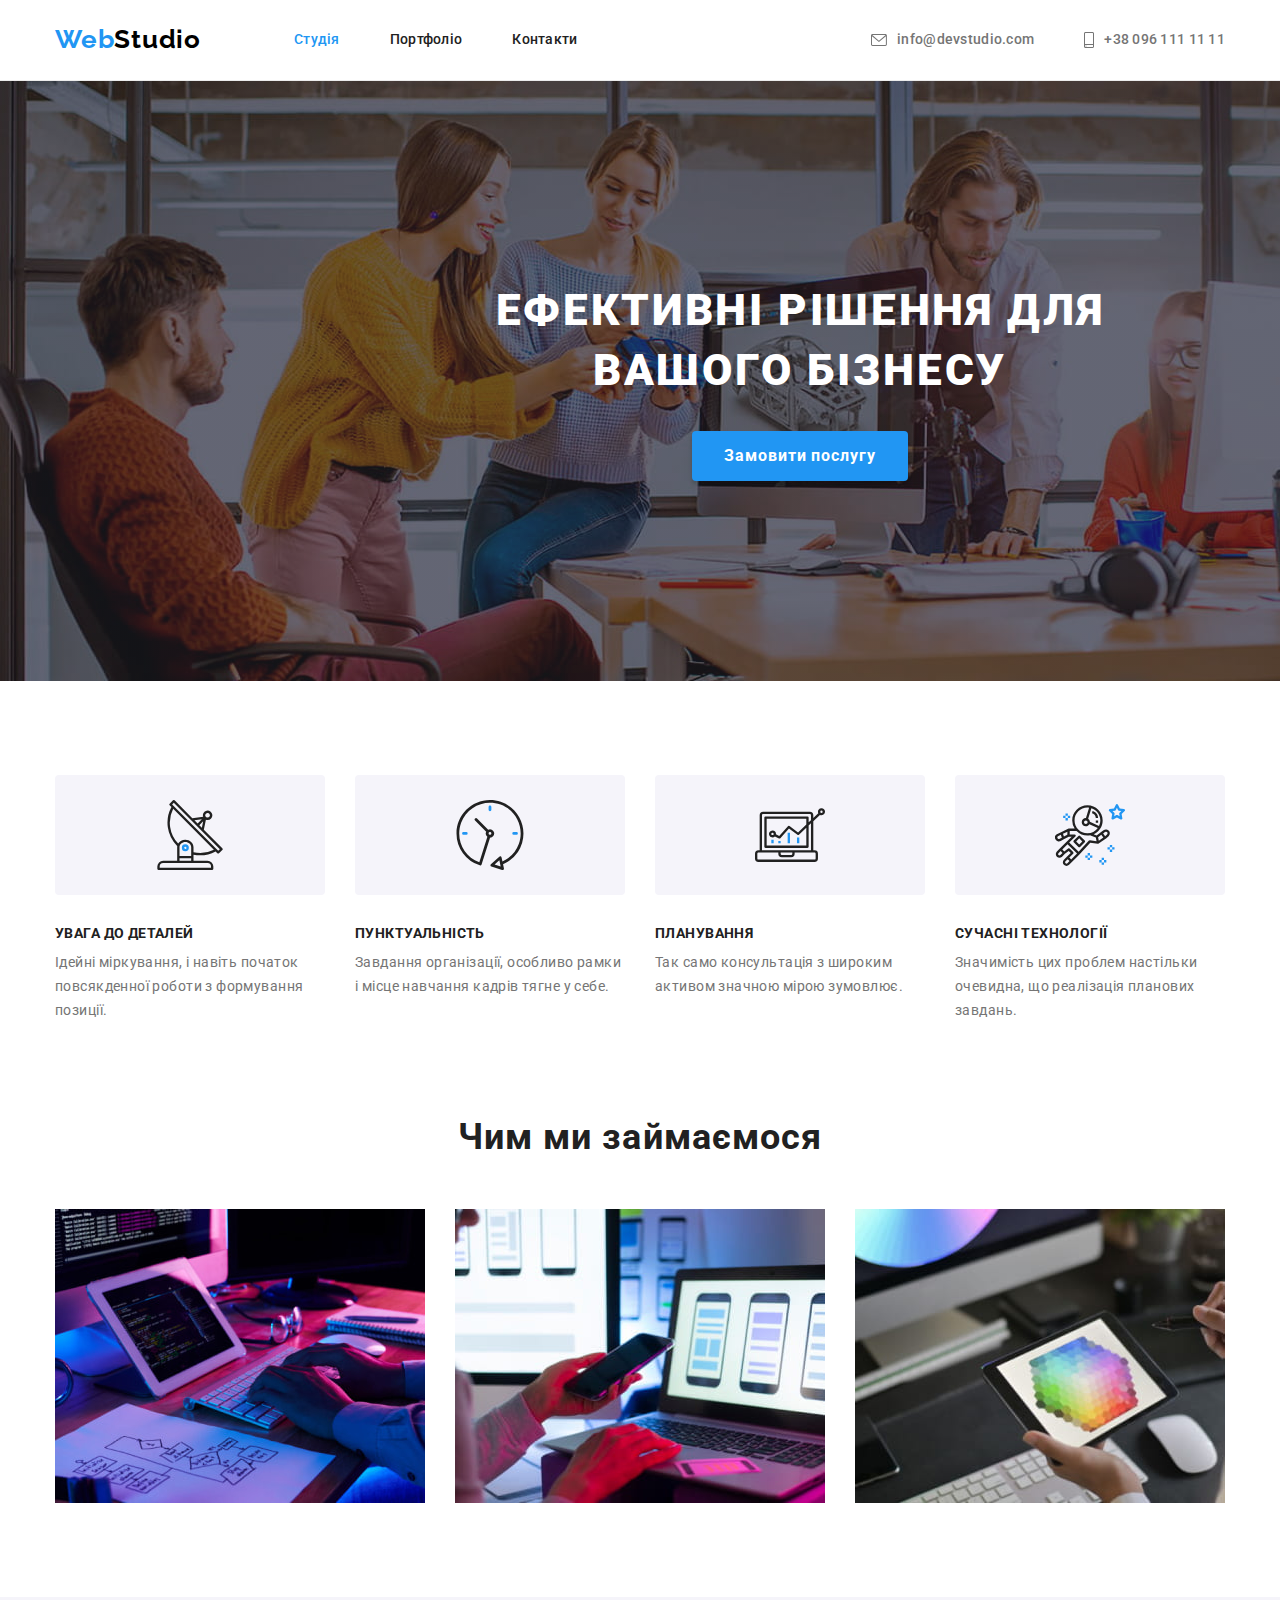
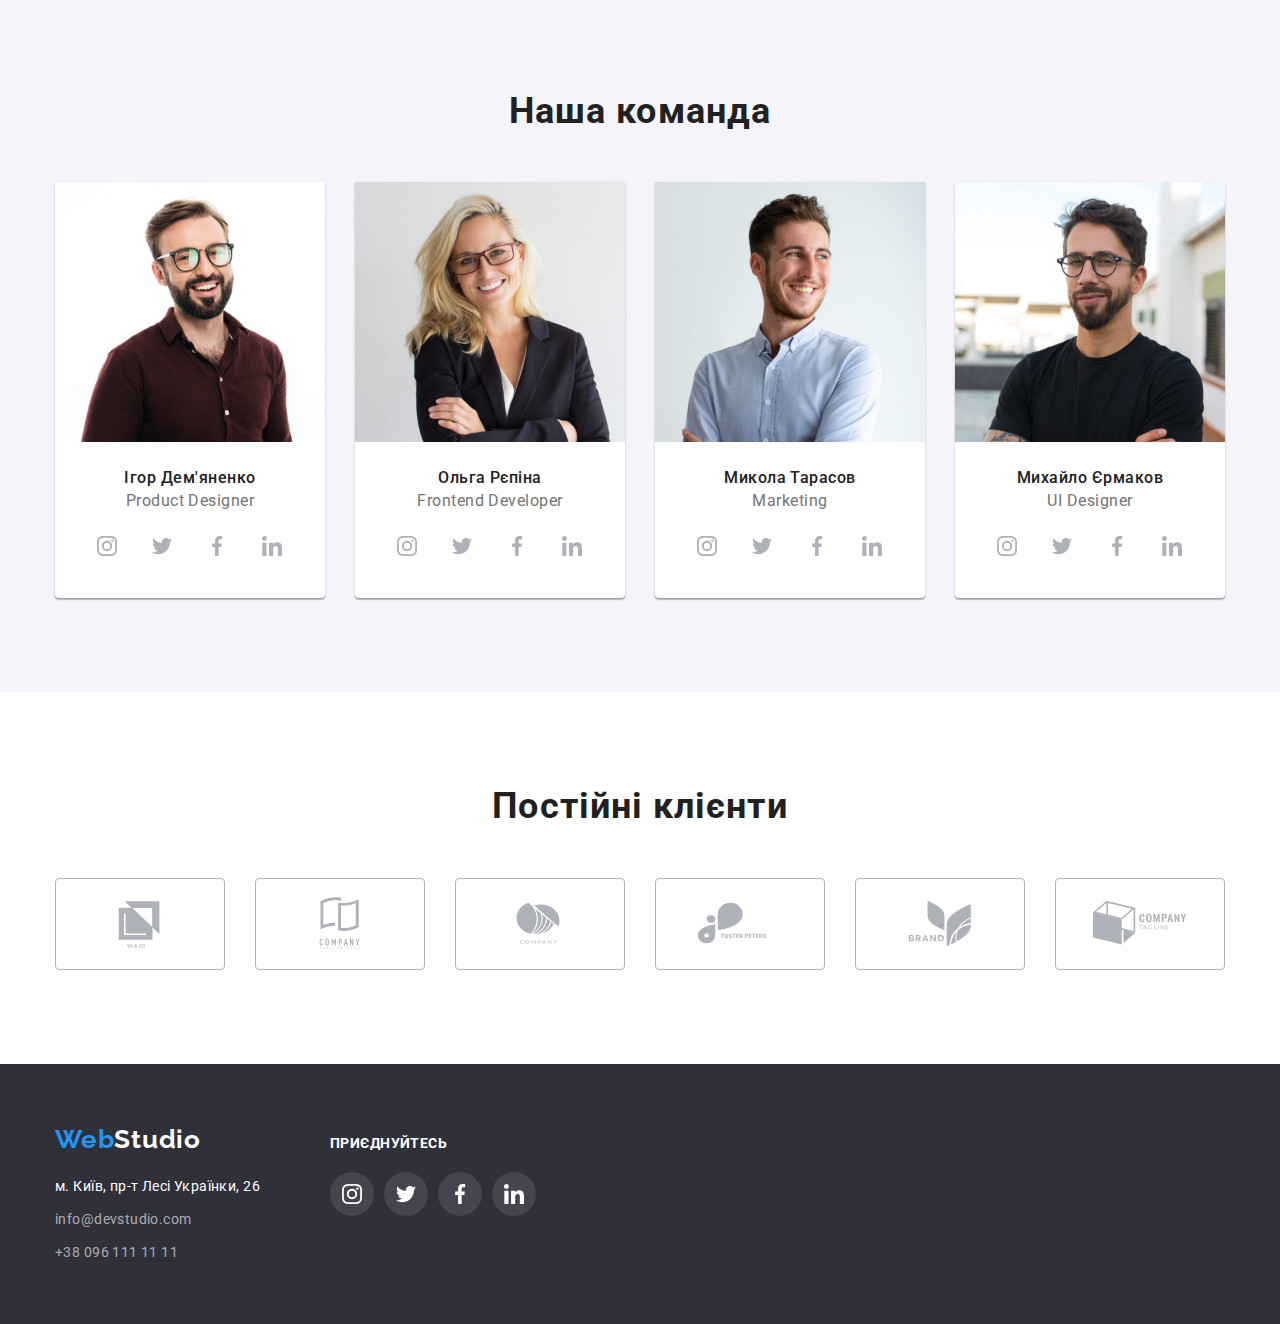
<file: index.html>
<!DOCTYPE html>
<html lang="en">
  <head>
    <meta charset="UTF-8" />
    <meta http-equiv="X-UA-Compatible" content="IE=edge" />
    <meta name="viewport" content="width=device-width, initial-scale=1.0" />
    <title>WebStudio</title>
    <link rel="preconnect" href="https://fonts.googleapis.com" />
    <link rel="preconnect" href="https://fonts.gstatic.com" crossorigin />
    <link
      href="https://fonts.googleapis.com/css2?family=Raleway:wght@700&family=Roboto:wght@400;500;700;900&display=swap"
      rel="stylesheet"
    />
    <link
      rel="stylesheet"
      href="https://cdnjs.cloudflare.com/ajax/libs/modern-normalize/1.1.0/modern-normalize.css"
    />
    <link rel="stylesheet" href="./css/styles.css" />
  </head>

  <body>
    <!--Верхня частина-->
    <header class="page-header">
      <div class="container main-nav">
        <!--Навігаційна панель-->
        <nav class="nav-panel">
          <a href="./index.html" class="logo"
            ><span class="web">Web</span>Studio</a
          >
          <ul class="nav-list list">
            <li class="nav-item">
              <a href="./index.html" class="nav-link current">Студiя</a>
            </li>
            <li class="nav-item">
              <a href="./portfolio.html" class="nav-link">Портфоліо</a>
            </li>
            <li class="nav-item"><a href="#" class="nav-link">Контакти</a></li>
          </ul>
        </nav>
        <ul class="nav-contacts list">
          <li class="nav-contacts-item">
            <a href="mailto:info@devstudio.com" class="nav-contact"
              ><svg class="nav-icon envelope" width="16" height="12">
                <use href="./images/icons.svg#envelope"></use></svg
              >info@devstudio.com
            </a>
          </li>
          <li class="nav-contacts-item">
            <a href="tel:+380961111111" class="nav-contact">
              <svg class="nav-icon mobile" width="10" height="16">
                <use href="./images/icons.svg#smartphone"></use></svg
              >+38 096 111 11 11</a
            >
          </li>
        </ul>
      </div>
    </header>

    <!--Основна частина-->
    <main>
      <!-- Секція герой -->
      <section class="section hero">
        <div class="container">
          <h1 class="hero-title">
            Ефективні рішення для <br />
            вашого бізнесу
          </h1>
          <button type="button" class="hero-btn">Замовити послугу</button>
        </div>
      </section>

      <!--Особливості-->
      <section class="section">
        <div class="container">
          <h2 class="visually-hidden">Особливості</h2>

          <div class="features-thumb">
            <ul class="features-icons list">
              <li class="features-icon-item">
                <svg class="antenna icon" width="70" height="70">
                  <use href="./images/icons.svg#antenna"></use>
                </svg>
              </li>

              <li class="features-icon-item">
                <svg class="clock icon" width="70" height="70">
                  <use href="./images/icons.svg#clock"></use>
                </svg>
              </li>

              <li class="features-icon-item">
                <svg class="diagram icon" width="70" height="70">
                  <use href="./images/icons.svg#diagram"></use>
                </svg>
              </li>

              <li class="features-icon-item">
                <svg class="astronaut icon" width="70" height="70">
                  <use href="./images/icons.svg#astronaut"></use>
                </svg>
              </li>
            </ul>
          </div>

          <ul class="features-list list">
            <li class="features-item">
              <h3 class="features-subtitle">УВАГА ДО ДЕТАЛЕЙ</h3>
              <p class="features-text">
                Ідейні міркування, і навіть початок повсякденної роботи з
                формування позиції.
              </p>
            </li>
            <li class="features-item">
              <h3 class="features-subtitle">ПУНКТУАЛЬНІСТЬ</h3>
              <p class="features-text">
                Завдання організації, особливо рамки і місце навчання кадрів
                тягне у себе.
              </p>
            </li>
            <li class="features-item">
              <h3 class="features-subtitle">ПЛАНУВАННЯ</h3>
              <p class="features-text">
                Так само консультація з широким активом значною мірою зумовлює.
              </p>
            </li>
            <li class="features-item">
              <h3 class="features-subtitle">СУЧАСНІ ТЕХНОЛОГІЇ</h3>
              <p class="features-text">
                Значимість цих проблем настільки очевидна, що реалізація
                планових завдань.
              </p>
            </li>
          </ul>
        </div>
      </section>

      <!--Чим ми займаємось-->
      <section class="section padding-remove">
        <div class="container">
          <h2 class="about-title">Чим ми займаємося</h2>
          <ul class="about-list list">
            <li class="about-item">
              <img src="./images/box1.jpg" alt="coding" width="370" />
            </li>
            <li class="about-item">
              <img src="./images/box2.jpg" alt="frontend" width="370" />
            </li>
            <li class="about-item">
              <img src="./images/box3.jpg" alt="design" width="370" />
            </li>
          </ul>
        </div>
      </section>

      <!--Наша команда-->
      <section class="section team">
        <div class="container">
          <h2 class="team-title">Наша команда</h2>

          <ul class="team-list list">
            <li class="team-item">
              <img
                class="team-image"
                src="./images/team1.jpg"
                alt="Ihor Demyanenko"
                width="270"
              />

              <div class="team-card-content">
                <h3 class="team-subtitle">Ігор Дем'яненко</h3>
                <p class="team-description">Product Designer</p>
              </div>
              <ul class="team-social-links list">
                <li class="social-links-item">
                  <a class="social-link" href="#">
                    <svg
                      class="instagram social-icon"
                      width="20px"
                      height="20px"
                    >
                      <use href="./images/icons.svg#instagram"></use>
                    </svg>
                  </a>
                </li>

                <li class="social-links-item">
                  <a class="social-link" href="#"
                    ><svg
                      class="twitter social-icon"
                      width="20px"
                      height="20px"
                    >
                      <use href="./images/icons.svg#twitter"></use>
                    </svg>
                  </a>
                </li>

                <li class="social-links-item">
                  <a class="social-link" href="#">
                    <svg
                      class="facebook social-icon"
                      width="20px"
                      height="20px"
                    >
                      <use href="./images/icons.svg#facebook"></use>
                    </svg>
                  </a>
                </li>

                <li class="social-links-item">
                  <a class="social-link" href="#">
                    <svg
                      class="linkedin social-icon"
                      width="20px"
                      height="20px"
                    >
                      <use href="./images/icons.svg#linkedin"></use>
                    </svg>
                  </a>
                </li>
              </ul>
            </li>

            <li class="team-item">
              <img
                class="team-image"
                src="./images/team2.jpg"
                alt="Olga Repina"
                width="270"
              />

              <div class="team-card-content">
                <h3 class="team-subtitle">Ольга Рєпіна</h3>
                <p class="team-description">Frontend Developer</p>
              </div>

              <ul class="team-social-links list">
                <li class="social-links-item">
                  <a class="social-link" href="#">
                    <svg
                      class="instagram social-icon"
                      width="20px"
                      height="20px"
                    >
                      <use href="./images/icons.svg#instagram"></use>
                    </svg>
                  </a>
                </li>

                <li class="social-links-item">
                  <a class="social-link" href="#"
                    ><svg
                      class="twitter social-icon"
                      width="20px"
                      height="20px"
                    >
                      <use href="./images/icons.svg#twitter"></use>
                    </svg>
                  </a>
                </li>

                <li class="social-links-item">
                  <a class="social-link" href="#">
                    <svg
                      class="facebook social-icon"
                      width="20px"
                      height="20px"
                    >
                      <use href="./images/icons.svg#facebook"></use>
                    </svg>
                  </a>
                </li>

                <li class="social-links-item">
                  <a class="social-link" href="#">
                    <svg
                      class="linkedin social-icon"
                      width="20px"
                      height="20px"
                    >
                      <use href="./images/icons.svg#linkedin"></use>
                    </svg>
                  </a>
                </li>
              </ul>
            </li>

            <li class="team-item">
              <img
                class="team-image"
                src="./images/team3.jpg"
                alt="Mykola Tarasov"
                width="270"
              />

              <div class="team-card-content">
                <h3 class="team-subtitle">Микола Тарасов</h3>
                <p class="team-description">Marketing</p>
              </div>

              <ul class="team-social-links list">
                <li class="social-links-item">
                  <a class="social-link" href="#">
                    <svg
                      class="instagram social-icon"
                      width="20px"
                      height="20px"
                    >
                      <use href="./images/icons.svg#instagram"></use>
                    </svg>
                  </a>
                </li>

                <li class="social-links-item">
                  <a class="social-link" href="#"
                    ><svg
                      class="twitter social-icon"
                      width="20px"
                      height="20px"
                    >
                      <use href="./images/icons.svg#twitter"></use>
                    </svg>
                  </a>
                </li>

                <li class="social-links-item">
                  <a class="social-link" href="#">
                    <svg
                      class="facebook social-icon"
                      width="20px"
                      height="20px"
                    >
                      <use href="./images/icons.svg#facebook"></use>
                    </svg>
                  </a>
                </li>

                <li class="social-links-item">
                  <a class="social-link" href="#">
                    <svg
                      class="linkedin social-icon"
                      width="20px"
                      height="20px"
                    >
                      <use href="./images/icons.svg#linkedin"></use>
                    </svg>
                  </a>
                </li>
              </ul>
            </li>

            <li class="team-item">
              <img
                class="team-image"
                src="./images/team4.jpg"
                alt="Mykhaylo Ermakov"
                width="270"
              />

              <div class="team-card-content">
                <h3 class="team-subtitle">Михайло Єрмаков</h3>
                <p class="team-description">UI Designer</p>
              </div>

              <ul class="team-social-links list">
                <li class="social-links-item">
                  <a class="social-link" href="#">
                    <svg
                      class="instagram social-icon"
                      width="20px"
                      height="20px"
                    >
                      <use href="./images/icons.svg#instagram"></use>
                    </svg>
                  </a>
                </li>

                <li class="social-links-item">
                  <a class="social-link" href="#"
                    ><svg
                      class="twitter social-icon"
                      width="20px"
                      height="20px"
                    >
                      <use href="./images/icons.svg#twitter"></use>
                    </svg>
                  </a>
                </li>

                <li class="social-links-item">
                  <a class="social-link" href="#">
                    <svg
                      class="facebook social-icon"
                      width="20px"
                      height="20px"
                    >
                      <use href="./images/icons.svg#facebook"></use>
                    </svg>
                  </a>
                </li>

                <li class="social-links-item">
                  <a class="social-link" href="#">
                    <svg
                      class="linkedin social-icon"
                      width="20px"
                      height="20px"
                    >
                      <use href="./images/icons.svg#linkedin"></use>
                    </svg>
                  </a>
                </li>
              </ul>
            </li>
          </ul>
        </div>
      </section>

      <section class="section">
        <div class="container">
          <h2 class="clients-title">Постійні клієнти</h2>

          <ul class="clients-list list">
            <li class="clients-icon-item">
              <a class="clients-icon-link" href="#">
                <svg class="clients-icon" width="106" height="60">
                  <use href="./images/icons.svg#client1"></use>
                </svg>
              </a>
            </li>

            <li class="clients-icon-item">
              <a class="clients-icon-link" href="#">
                <svg class="clients-icon" width="106" height="60">
                  <use href="./images/icons.svg#client2"></use>
                </svg>
              </a>
            </li>

            <li class="clients-icon-item">
              <a class="clients-icon-link" href="#">
                <svg class="clients-icon" width="106" height="60">
                  <use href="./images/icons.svg#client3"></use>
                </svg>
              </a>
            </li>

            <li class="clients-icon-item">
              <a class="clients-icon-link" href="#">
                <svg class="clients-icon" width="106" height="60">
                  <use href="./images/icons.svg#client4"></use>
                </svg>
              </a>
            </li>

            <li class="clients-icon-item">
              <a class="clients-icon-link" href="#">
                <svg class="clients-icon" width="106" height="60">
                  <use href="./images/icons.svg#client5"></use>
                </svg>
              </a>
            </li>

            <li class="clients-icon-item">
              <a class="clients-icon-link" href="#">
                <svg class="clients-icon" width="106" height="60">
                  <use href="./images/icons.svg#client6"></use>
                </svg>
              </a>
            </li>
          </ul>
        </div>
      </section>
    </main>

    <!--Підвал-->
    <footer>
      <div class="container footer-container">
        <div class="footer-contacts">
          <a href="./index.html" class="foot-logo"
            ><span class="web">Web</span>Studio</a
          >
          <!--Адреса-->
          <address>
            <ul class="address-list list">
              <li class="address-item">
                <a
                  href="https://goo.gl/maps/3wDKGsZWBvjscRRt9"
                  target="_blank"
                  rel="noopener noreferrer nofollow"
                  class="address-street contact"
                  >м. Київ, пр-т Лесі Українки, 26</a
                >
              </li>
              <li class="address-item">
                <a href="mailto:info@devstudio.com" class="address-mail contact"
                  >info@devstudio.com</a
                >
              </li>
              <li class="address-item">
                <a href="tel:+380961111111" class="address-tel contact"
                  >+38 096 111 11 11</a
                >
              </li>
            </ul>
          </address>
        </div>
        <div class="join-us">
          <h2 class="footer-links-title">приєднуйтесь</h2>
          <ul class="footer-social-list list">
            <li class="footer-links-item">
              <a class="footer-social-link" href="#">
                <svg
                  class="instagram footer-social-icon"
                  width="20px"
                  height="20px"
                >
                  <use href="./images/icons.svg#instagram"></use>
                </svg>
              </a>
            </li>

            <li class="footer-links-item">
              <a class="footer-social-link" href="#"
                ><svg
                  class="twitter footer-social-icon"
                  width="20px"
                  height="20px"
                >
                  <use href="./images/icons.svg#twitter"></use>
                </svg>
              </a>
            </li>

            <li class="footer-links-item">
              <a class="footer-social-link" href="#">
                <svg
                  class="facebook footer-social-icon"
                  width="20px"
                  height="20px"
                >
                  <use href="./images/icons.svg#facebook"></use>
                </svg>
              </a>
            </li>

            <li class="footer-links-item">
              <a class="footer-social-link" href="#">
                <svg
                  class="linkedin footer-social-icon"
                  width="20px"
                  height="20px"
                >
                  <use href="./images/icons.svg#linkedin"></use>
                </svg>
              </a>
            </li>
          </ul>
        </div>
      </div>
    </footer>
  </body>
</html>
</file>
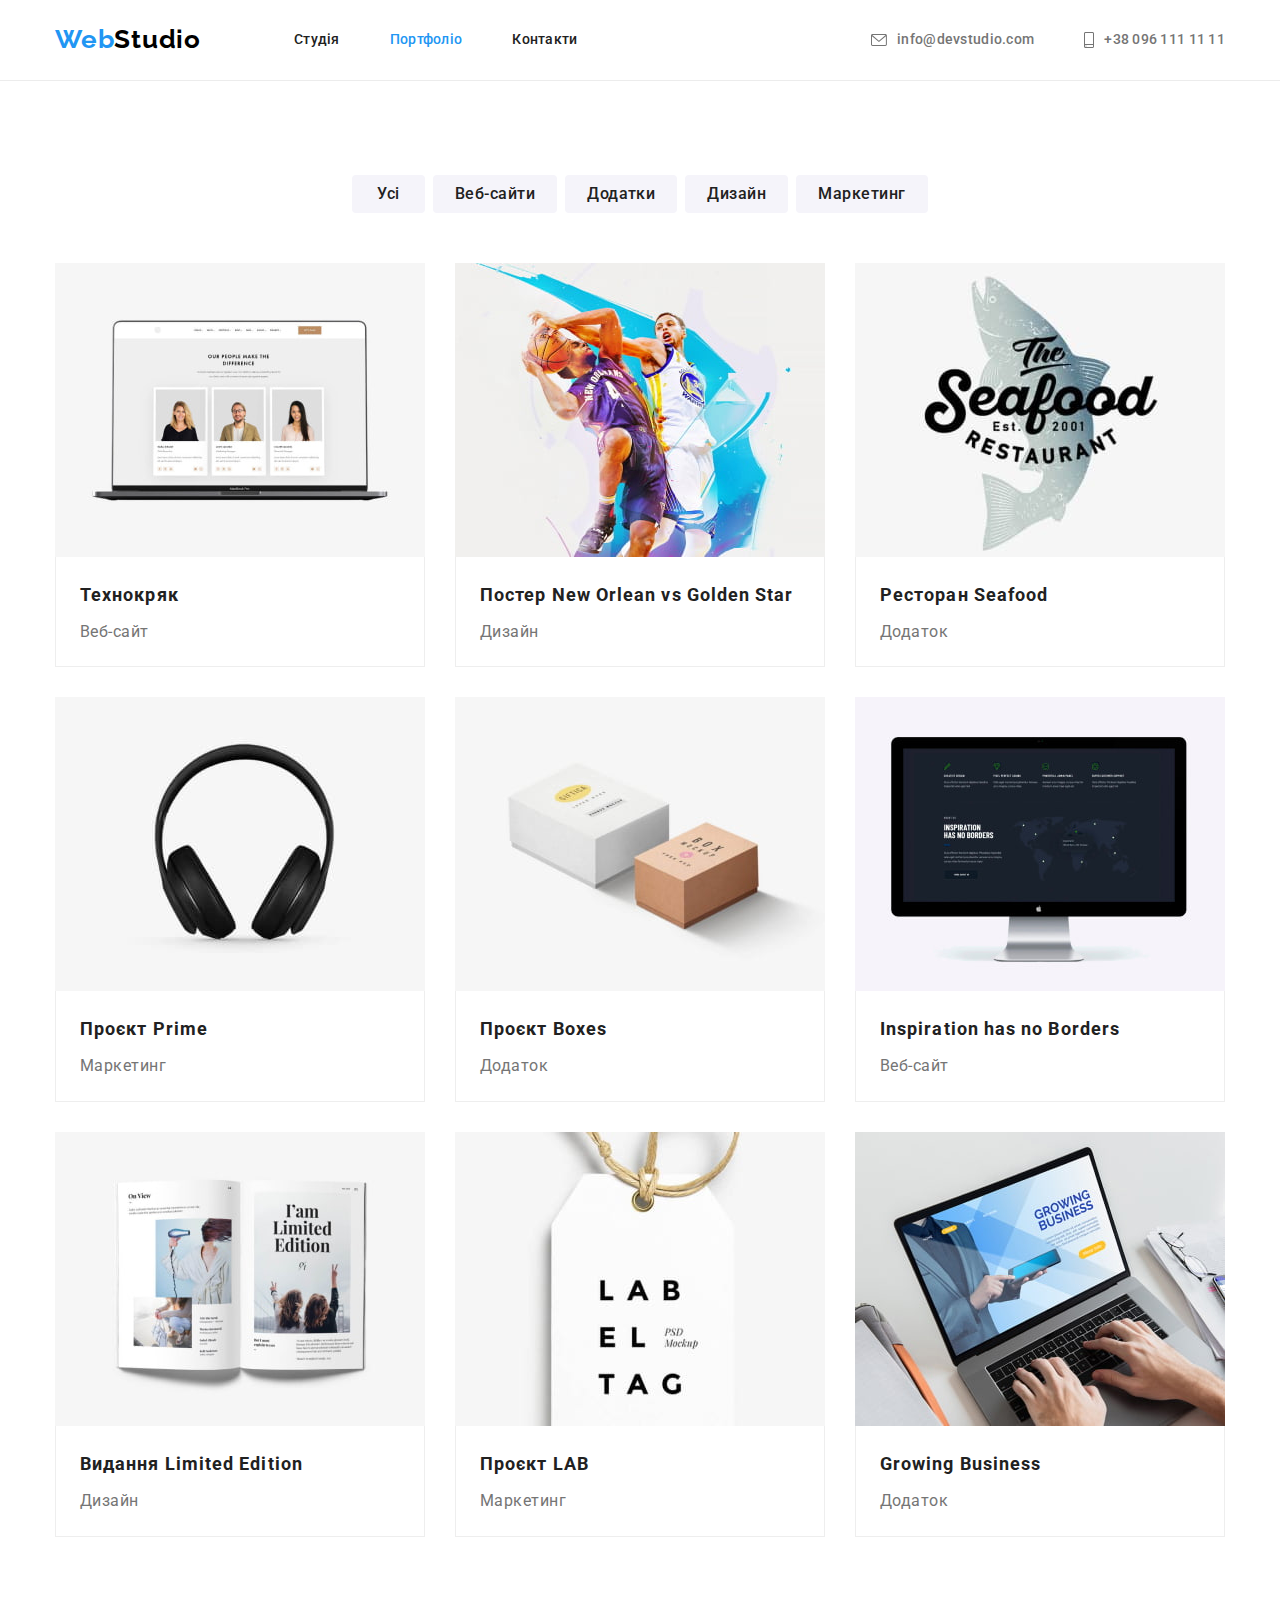
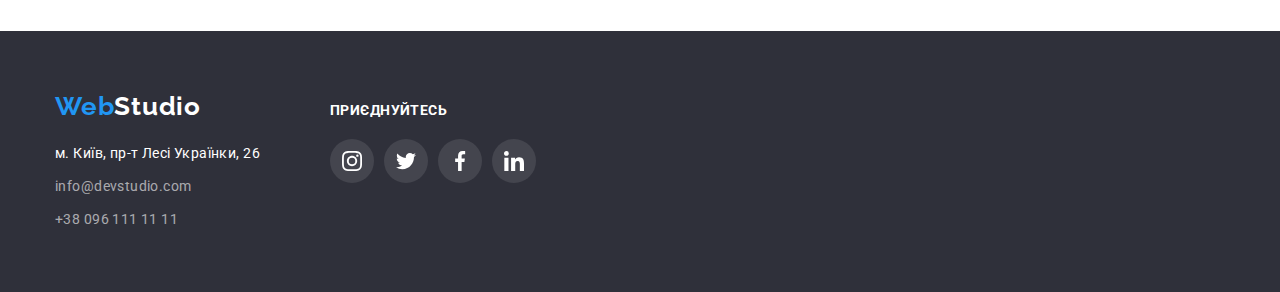
<file: portfolio.html>
<!DOCTYPE html>
<html lang="en">
  <head>
    <meta charset="UTF-8" />
    <meta http-equiv="X-UA-Compatible" content="IE=edge" />
    <meta name="viewport" content="width=device-width, initial-scale=1.0" />
    <title>Portfolio</title>
    <link rel="preconnect" href="https://fonts.googleapis.com" />
    <link rel="preconnect" href="https://fonts.gstatic.com" crossorigin />
    <link
      href="https://fonts.googleapis.com/css2?family=Raleway:wght@700&family=Roboto:wght@400;500;700;900&display=swap"
      rel="stylesheet"
    />
    <link
      rel="stylesheet"
      href="https://cdnjs.cloudflare.com/ajax/libs/modern-normalize/1.1.0/modern-normalize.css"
    />
    <link rel="stylesheet" href="./css/styles.css" />
  </head>

  <body>
    <!--Верхня частина-->
    <header class="page-header">
      <div class="container main-nav">
        <!--Навігаційна панель-->
        <nav class="nav-panel">
          <a href="./index.html" class="logo"
            ><span class="web">Web</span>Studio</a
          >
          <ul class="nav-list list">
            <li class="nav-item">
              <a href="./index.html" class="nav-link">Студiя</a>
            </li>
            <li class="nav-item">
              <a href="./portfolio.html" class="nav-link current">Портфоліо</a>
            </li>
            <li class="nav-item"><a href="#" class="nav-link">Контакти</a></li>
          </ul>
        </nav>
        <ul class="nav-contacts list">
          <li class="nav-contacts-item">
            <a href="mailto:info@devstudio.com" class="nav-contact"
              ><svg class="nav-icon envelope" width="16" height="12">
                <use href="./images/icons.svg#envelope"></use></svg
              >info@devstudio.com
            </a>
          </li>
          <li class="nav-contacts-item">
            <a href="tel:+380961111111" class="nav-contact">
              <svg class="nav-icon mobile" width="10" height="16">
                <use href="./images/icons.svg#smartphone"></use></svg
              >+38 096 111 11 11</a
            >
          </li>
        </ul>
      </div>
    </header>
    <!--Основна частина-->
    <main>
      <section class="section">
        <div class="container page-portfolio">
          <h1 class="visually-hidden">Проєкти</h1>
          <ul class="filter-list list">
            <li class="filter-item">
              <button type="button" class="btn btn-padding">Усі</button>
            </li>
            <li class="filter-item">
              <button type="button" class="btn">Веб-сайти</button>
            </li>
            <li class="filter-item">
              <button type="button" class="btn">Додатки</button>
            </li>
            <li class="filter-item">
              <button type="button" class="btn">Дизайн</button>
            </li>
            <li class="filter-item">
              <button type="button" class="btn">Маркетинг</button>
            </li>
          </ul>

          <ul class="project-list list">
            <li class="project-item">
              <a class="project-link" href="#">
                <img
                  class="project-image"
                  src="./images/project1.jpg"
                  alt="Technokryak"
                  width="370"
                />

                <div class="project-content">
                  <h2 class="project-item-title">Технокряк</h2>
                  <p class="project-item-text">Веб-сайт</p>
                </div>
              </a>
            </li>

            <li class="project-item">
              <a class="project-link" href="#">
                <img
                  class="project-image"
                  src="./images/project2.jpg"
                  alt="New Orlean vs Golden Star"
                  width="370"
                />

                <div class="project-content">
                  <h2 class="project-item-title">
                    Постер New Orlean vs Golden Star
                  </h2>
                  <p class="project-item-text">Дизайн</p>
                </div>
              </a>
            </li>

            <li class="project-item">
              <a class="project-link" href="#">
                <img
                  class="project-image"
                  src="./images/project3.jpg"
                  alt="Seafood"
                  width="370"
                />

                <div class="project-content">
                  <h2 class="project-item-title">Ресторан Seafood</h2>
                  <p class="project-item-text">Додаток</p>
                </div>
              </a>
            </li>

            <li class="project-item">
              <a class="project-link" href="#">
                <img
                  class="project-image"
                  src="./images/project4.jpg"
                  alt="Prime"
                  width="370"
                />

                <div class="project-content">
                  <h2 class="project-item-title">Проєкт Prime</h2>
                  <p class="project-item-text">Маркетинг</p>
                </div>
              </a>
            </li>

            <li class="project-item">
              <a class="project-link" href="#">
                <img
                  class="project-image"
                  src="./images/project5.jpg"
                  alt="Boxes"
                  width="370"
                />

                <div class="project-content">
                  <h2 class="project-item-title">Проєкт Boxes</h2>
                  <p class="project-item-text">Додаток</p>
                </div>
              </a>
            </li>

            <li class="project-item">
              <a class="project-link" href="#">
                <img
                  class="project-image"
                  src="./images/project6.jpg"
                  alt="Inspiration has no Borders"
                  width="370"
                />
                <div class="project-content">
                  <h2 class="project-item-title">Inspiration has no Borders</h2>
                  <p class="project-item-text">Веб-сайт</p>
                </div>
              </a>
            </li>

            <li class="project-item">
              <a class="project-link" href="#">
                <img
                  class="project-image"
                  src="./images/project7.jpg"
                  alt="Limited Edition"
                  width="370"
                />

                <div class="project-content">
                  <h2 class="project-item-title">Видання Limited Edition</h2>
                  <p class="project-item-text">Дизайн</p>
                </div>
              </a>
            </li>

            <li class="project-item">
              <a class="project-link" href="#">
                <img
                  class="project-image"
                  src="./images/project8.jpg"
                  alt="LAB"
                  width="370"
                />

                <div class="project-content">
                  <h2 class="project-item-title">Проєкт LAB</h2>
                  <p class="project-item-text">Маркетинг</p>
                </div>
              </a>
            </li>

            <li class="project-item">
              <a class="project-link" href="#">
                <img
                  class="project-image"
                  src="./images/project9.jpg"
                  alt="Growing Business"
                  width="370"
                />

                <div class="project-content">
                  <h2 class="project-item-title">Growing Business</h2>
                  <p class="project-item-text">Додаток</p>
                </div>
              </a>
            </li>
          </ul>
        </div>
      </section>
    </main>

    <!--Підвал-->
    <footer>
      <div class="container footer-container">
        <div class="footer-contacts">
          <a href="./index.html" class="foot-logo"
            ><span class="web">Web</span>Studio</a
          >
          <!--Адреса-->
          <address>
            <ul class="address-list list">
              <li class="address-item">
                <a
                  href="https://goo.gl/maps/3wDKGsZWBvjscRRt9"
                  target="_blank"
                  rel="noopener noreferrer nofollow"
                  class="address-street contact"
                  >м. Київ, пр-т Лесі Українки, 26</a
                >
              </li>
              <li class="address-item">
                <a href="mailto:info@devstudio.com" class="address-mail contact"
                  >info@devstudio.com</a
                >
              </li>
              <li class="address-item">
                <a href="tel:+380961111111" class="address-tel contact"
                  >+38 096 111 11 11</a
                >
              </li>
            </ul>
          </address>
        </div>
        <div class="join-us">
          <h2 class="footer-links-title">приєднуйтесь</h2>
          <ul class="footer-social-list list">
            <li class="footer-links-item">
              <a class="footer-social-link" href="#">
                <svg
                  class="instagram footer-social-icon"
                  width="20px"
                  height="20px"
                >
                  <use href="./images/icons.svg#instagram"></use>
                </svg>
              </a>
            </li>

            <li class="footer-links-item">
              <a class="footer-social-link" href="#"
                ><svg
                  class="twitter footer-social-icon"
                  width="20px"
                  height="20px"
                >
                  <use href="./images/icons.svg#twitter"></use>
                </svg>
              </a>
            </li>

            <li class="footer-links-item">
              <a class="footer-social-link" href="#">
                <svg
                  class="facebook footer-social-icon"
                  width="20px"
                  height="20px"
                >
                  <use href="./images/icons.svg#facebook"></use>
                </svg>
              </a>
            </li>

            <li class="footer-links-item">
              <a class="footer-social-link" href="#">
                <svg
                  class="linkedin footer-social-icon"
                  width="20px"
                  height="20px"
                >
                  <use href="./images/icons.svg#linkedin"></use>
                </svg>
              </a>
            </li>
          </ul>
        </div>
      </div>
    </footer>
  </body>
</html>
</file>
<file: css/styles.css>
:root {
  --main-color: #212121;
  --second-color: #757575;
  --third-color: #2196f3;
  --white-color: #ffffff;
  --margin-item: 30px;
}

body {
  font-family: "Roboto", sans-serif;
  background-color: var(--white-color);
  color: var(--main-color);
}

.list {
  list-style: none;
}

a {
  text-decoration: none;
  display: inline-block;
}

.section {
  padding: 94px 0;
}

.container {
  width: 1200px;
  padding: 0 15px;
  margin: 0 auto;
}

h1,
h2,
h3,
p,
ul {
  margin: 0;
  padding: 0;
}

img {
  display: block;
  width: 100%;
  height: auto;
}
/* Шапка.Логотип */
.web,
.logo,
.foot-logo {
  font-family: "Raleway", sans-serif;
  font-weight: 700;
  font-size: 26px;
  line-height: 1.2;
  letter-spacing: 0.03em;
}

.logo {
  color: #000000;
  margin-right: 93px;
}

.web {
  color: var(--third-color);
}

/* Шапка.Навігація */
.page-header {
  border-bottom: 1px solid #ececec;
}
.main-nav,
.nav-panel {
  display: flex;
  align-items: center;
}

.nav-list,
.nav-contacts {
  display: flex;
}

.nav-link,
.nav-contact {
  padding-top: 32px;
  padding-bottom: 32px;
}

.nav-item:not(:last-child),
.nav-contacts-item:not(:last-child) {
  margin-right: 50px;
}

.nav-contacts {
  margin-left: auto;
  align-items: center;
}

.nav-link,
.nav-contact {
  font-weight: 500;
  font-size: 14px;
  line-height: 1.14;
  letter-spacing: 0.02em;
}

.nav-contact:hover,
.nav-contact:focus,
.nav-link:hover,
.nav-link:focus,
.nav-link.current,
.address-street:hover,
.address-street:focus,
.address-contact:hover,
.address-contact:focus {
  color: var(--third-color);
}

.nav-link {
  color: var(--main-color);
}
.nav-contact {
  display: inline-flex;
  color: var(--second-color);
}

.nav-icon {
  align-self: center;
  margin-right: 10px;
  fill: currentColor;
}

.nav-contact:hover .nav-icon,
.nav-contact:focus .nav-icon {
  fill: var(--third-color);
}

/* Сторінка "Студія" Секція герой */
.hero {
  padding-top: 200px;
  padding-bottom: 200px;
  background-color: #c4c4c4;
  width: 1600px;
  height: 600px;
  margin-left: auto;
  margin-right: auto;
  background-image: linear-gradient(
      to bottom,
      rgba(47, 48, 58, 0.4),
      rgba(47, 48, 58, 0.4)
    ),
    url("../images/hero-backgroung.jpg");
  background-size: cover;
  background-position: center;
  background-repeat: no-repeat;
}

.hero-title {
  margin-bottom: var(--margin-item);
  font-weight: 900;
  font-size: 44px;
  line-height: 1.36;
  text-align: center;
  letter-spacing: 0.06em;
  text-transform: uppercase;
  color: var(--white-color);
}

.hero-btn {
  padding: 10px 32px;
  margin: 0 auto;

  display: flex;
  font-family: inherit;
  font-weight: 700;
  font-size: 16px;
  line-height: 1.87;
  border-radius: 4px;
  border: transparent;
  align-items: center;
  text-align: center;
  letter-spacing: 0.06em;
  background-color: var(--third-color);
  box-shadow: 0px 4px 4px rgba(0, 0, 0, 0.15);
  color: var(--white-color);
}
.hero-btn:hover,
.hero-btn:focus {
  cursor: pointer;
  background-color: #188ce8;
}
/* Особливості */
.features-list,
.features-icons,
.features-icon-item {
  display: flex;
}

.features-icons {
  justify-content: center;
  gap: var(--margin-item);
}

.features-icon-item {
  margin-bottom: var(--margin-item);
  justify-content: center;
  align-items: center;
  width: 270px;
  height: 120px;
  flex-basis: calc((100% - 90px) / 4);
  color: var(--main-color);
  background-color: #f5f4fa;
  border-radius: 4px;
}

.icon {
  fill: currentColor;
}

.features-list {
  gap: var(--margin-item);
}

.features-item {
  flex-basis: calc((100% - 90px) / 4);
}
.features-subtitle {
  font-weight: 700;
  font-size: 14px;
  line-height: 1.15;
  letter-spacing: 0.03em;
  text-transform: uppercase;
  color: var(--main-color);
  margin-bottom: 10px;
}
.features-text {
  font-size: 14px;
  line-height: 1.71;
  letter-spacing: 0.03em;
  color: var(--second-color);
}

/* Чим ми займаємось */
.padding-remove {
  padding-top: 0;
}

.visually-hidden {
  position: absolute;
  white-space: nowrap;
  width: 1px;
  height: 1px;
  overflow: hidden;
  border: 0;
  padding: 0;
  clip: rect(0 0 0 0);
  clip-path: inset(50%);
  margin: -1px;
}

.about-list {
  display: flex;
}
.about-item:not(:last-child) {
  margin-right: var(--margin-item);
}

.about-title,
.team-title {
  margin-bottom: 50px;
  font-size: 36px;
  line-height: 1.16;
  text-align: center;
  letter-spacing: 0.03em;
  color: var(--main-color);
}

/* Наша команда */
.team {
  background-color: #f5f4fa;
}

.team-list {
  display: flex;
  gap: var(--margin-item);
}

.team-item {
  flex-basis: calc((100% - 90px) / 4);
  background-color: var(--white-color);
  box-shadow: 0px 1px 3px rgba(0, 0, 0, 0.12), 0px 1px 1px rgba(0, 0, 0, 0.14),
    0px 2px 1px rgba(0, 0, 0, 0.2);
  border-radius: 0px 0px 4px 4px;
}

.team-image {
  margin-bottom: var(--margin-item);
}

.team-card-content {
  text-align: center;
}

.team-subtitle {
  margin-bottom: 10px;
  font-weight: 500;
  font-size: 16px;
  line-height: 0.8;
  text-align: center;
  letter-spacing: 0.03em;
  color: var(--main-color);
}
.team-description {
  font-size: 16px;
  line-height: 0.8;
  text-align: center;
  letter-spacing: 0.03em;
  color: var(--second-color);
  margin-bottom: 16px;
}

.team-social-links,
.social-links-item,
.social-link {
  display: flex;
}

.team-social-links {
  justify-content: center;
  margin-bottom: var(--margin-item);
  gap: 10px;
}

.social-links-item {
  flex-basis: calc((100% - 90px) / 4);
}

.social-link {
  justify-content: center;
  align-items: center;
  width: 44px;
  height: 44px;
  border-radius: 50%;
  color: #afb1b8;
}

.social-link:hover,
.social-link:focus {
  background-color: var(--third-color);
}

.social-link:hover .social-icon,
.social-link:focus .social-icon {
  fill: var(--white-color);
}

.social-icon {
  fill: currentColor;
}

/* Постійні клієнти */
.clients-title {
  font-size: 36px;
  line-height: 1.16;
  text-align: center;
  letter-spacing: 0.03em;
  color: var(--main-color);
  margin-bottom: 50px;
}

.clients-list,
.clients-icon-link {
  display: flex;
}

.clients-list {
  gap: var(--margin-item);
}

.clients-icon-link {
  width: 170px;
  height: 92px;
  flex-basis: calc((100% - 150px) / 6);
  border: 1px solid #afb1b8;
  border-radius: 4px;
  justify-content: center;
  align-items: center;
  color: #afb1b8;
}
.clients-icon-link {
  fill: currentColor;
}

.clients-icon-link:hover,
.clients-icon-link:focus {
  border-color: var(--third-color);
  fill: var(--third-color);
}

/* Сторінка "Портфоліо" */

/* Фільтр */
.btn {
  padding: 6px 22px;
  font-family: inherit;
  font-weight: 500;
  font-size: 16px;
  line-height: 1.6;
  text-align: center;
  letter-spacing: 0.03em;
  border: transparent;
  border-radius: 4px;
  color: var(--main-color);
  background-color: #f5f4fa;
}

.btn-padding {
  padding: 6px 25px;
}

.btn:hover,
.btn:focus {
  background-color: var(--third-color);
  color: var(--white-color);
  box-shadow: 0px 3px 1px rgba(0, 0, 0, 0.1), 0px 1px 2px rgba(0, 0, 0, 0.08),
    0px 2px 2px rgba(0, 0, 0, 0.12);
  cursor: pointer;
}

.filter-item:not(:last-child) {
  margin-right: 8px;
}

.filter-list {
  display: flex;
  justify-content: center;
  margin-bottom: 50px;
}

/* Проєкти */

.project-list {
  display: flex;
  flex-wrap: wrap;
  gap: var(--margin-item);
}

.project-item {
  flex-basis: calc((100% - 60px) / 3);
}

.project-link:hover {
  box-shadow: 0px 1px 1px rgba(0, 0, 0, 0.12), 0px 4px 4px rgba(0, 0, 0, 0.06),
    1px 4px 6px rgba(0, 0, 0, 0.16);
}

.project-content {
  padding: 20px 24px;
  border: 1px solid #eeeeee;
  border-top: none;
}
.project-item-title {
  margin-bottom: 4px;
  font-weight: 700;
  font-size: 18px;
  line-height: 2;
  letter-spacing: 0.06em;
  color: var(--main-color);
}

.project-item-text {
  font-size: 16px;
  line-height: 1.87;
  letter-spacing: 0.03em;
  color: var(--second-color);
}

/* Підвал */

footer {
  padding: 60px 0;
  background-color: #2f303a;
}

.footer-container {
  display: flex;
}
.footer-contacts {
  margin-right: 70px;
}

.join-us {
  display: flex;
  flex-direction: column;
  align-items: baseline;
  margin-top: 12px;
}

.footer-social-link,
.footer-social-list,
.footer-links-item {
  display: flex;
}

.footer-links-title {
  margin-bottom: 20px;
  font-size: 14px;
  line-height: 1.14;
  letter-spacing: 0.03em;
  text-transform: uppercase;
  color: var(--white-color);
}

.footer-social-link {
  justify-content: center;
  align-items: center;
  width: 44px;
  height: 44px;
  border-radius: 50%;
  color: var(--white-color);
  background-color: rgba(255, 255, 255, 0.1);
}

.footer-social-icon {
  fill: currentColor;
}

.footer-social-link:hover,
.footer-social-link:focus {
  background-color: var(--third-color);
}

.footer-links-item:not(:last-child) {
  margin-right: 10px;
}

.foot-logo {
  margin-bottom: 20px;
  color: var(--white-color);
}

.contact {
  font-style: normal;
  font-size: 14px;
  line-height: 1.7;
  letter-spacing: 0.03em;
}

.address-street {
  color: var(--white-color);
}
.address-tel,
.address-mail {
  color: rgba(255, 255, 255, 0.6);
}

.address-item:not(:last-child) {
  margin-bottom: 9px;
}
</file>
